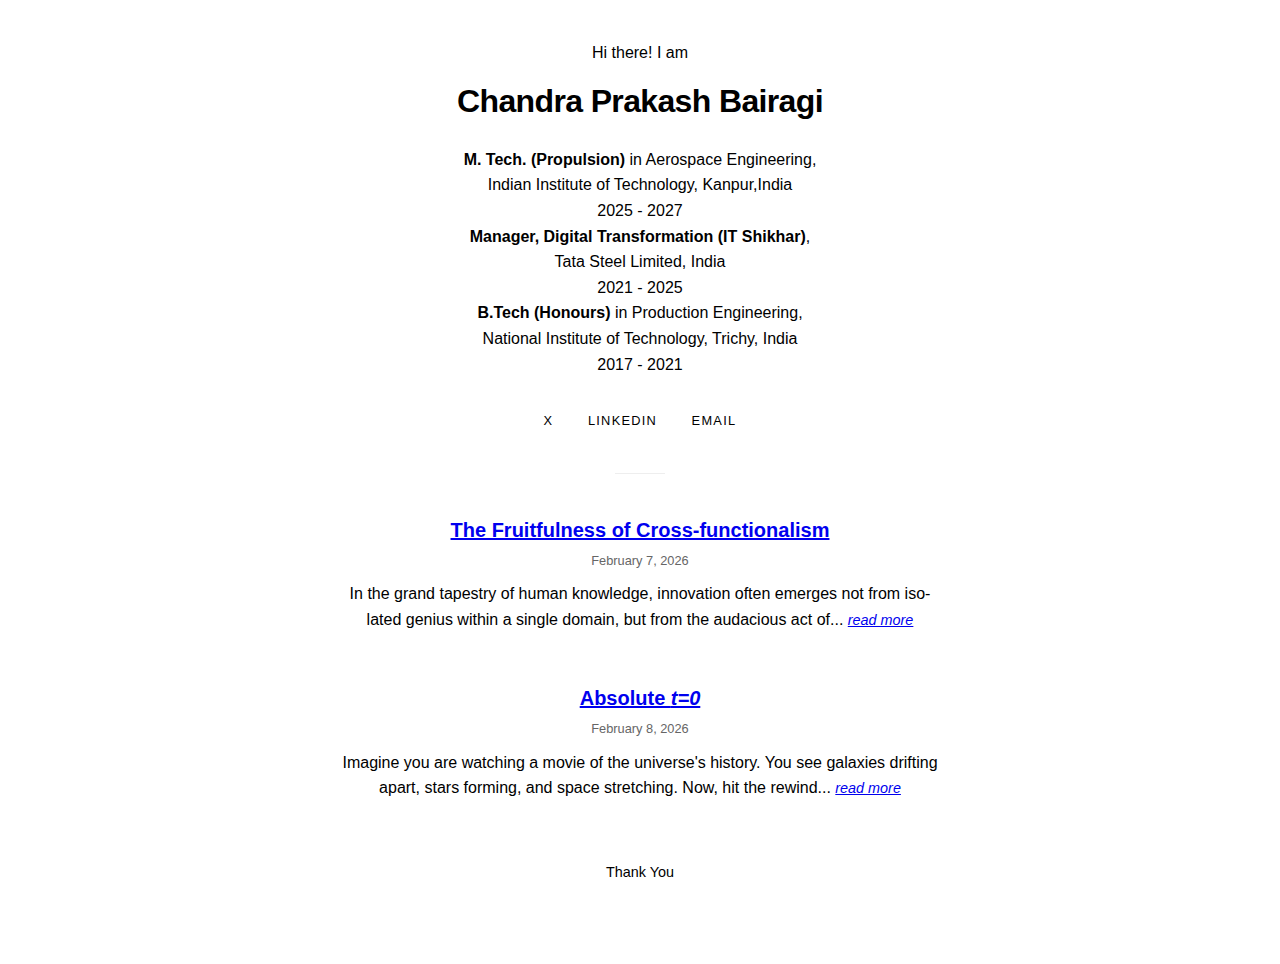
<file: index.html>
<!DOCTYPE html>
<html lang="en">
<head>
    <!-- Google tag (gtag.js) -->
    <script async src="https://www.googletagmanager.com/gtag/js?id=G-0K0T4MNDDX"></script>
    <script>
        window.dataLayer = window.dataLayer || [];
        function gtag(){dataLayer.push(arguments);}
        gtag('js', new Date());

        gtag('config', 'G-0K0T4MNDDX');
    </script>
    <meta charset="UTF-8">
    <meta name="viewport" content="width=device-width, initial-scale=1.0">
    <title>Chandra Prakash Bairagi</title>
    <link rel="stylesheet" href="style.css">
</head>
<body>

    <main class="container">
        <header class="intro">
            <p>Hi there! I am</p>
            <h1>Chandra Prakash Bairagi</h1>
            <div class="bio">
                <p><strong>M. Tech. (Propulsion)</strong> in Aerospace Engineering, <br> Indian Institute of Technology, Kanpur,India <br> 2025 - 2027</p>
                <p><strong>Manager, Digital Transformation (IT Shikhar)</strong>, <br>Tata Steel Limited, India <br> 2021 - 2025</p>
                <p><strong>B.Tech (Honours)</strong> in Production Engineering, <br>National Institute of Technology, Trichy, India <br> 2017 - 2021</p>
            </div>
        </header>

        <nav class="social-links">
            <a href="https://x.com/chndrprkshbrg">X</a>
            <a href="https://www.linkedin.com/in/chandraprakashbairagi/">LinkedIn</a>
            <a href="mailto:chandraprakash.nittrichy@gmail.com">Email</a>
        </nav>

        <hr>

        <section class="blog-feed">
            <article class="post">
                <h2><a href="The_Fruitfulness_of-Cross-functionalism.html">The Fruitfulness of Cross-functionalism</a></h2>
                <span class="date">February 7, 2026</span>
                <p>In the grand tapestry of human knowledge, innovation often emerges not from isolated genius within a single domain, but from the audacious act of... <a href="Blog_1.html" class="read-more">read more</a></p>
            </article>
            <article class="post">
                <h2><a href="Absolute_t_equal_to_zero.html">Absolute <i>t=0</i></a></h2>
                <span class="date">February 8, 2026</span>
                <p>Imagine you are watching a movie of the universe's history. You see galaxies drifting apart, stars forming, and space stretching. Now, hit the rewind... <a href="Absolute_t_equal_to_zero.html" class="read-more">read more</a></p>
            </article>

        </section>

        <footer>
            <p>Thank You</p>
        </footer>
    </main>

</body>

</html>
</file>
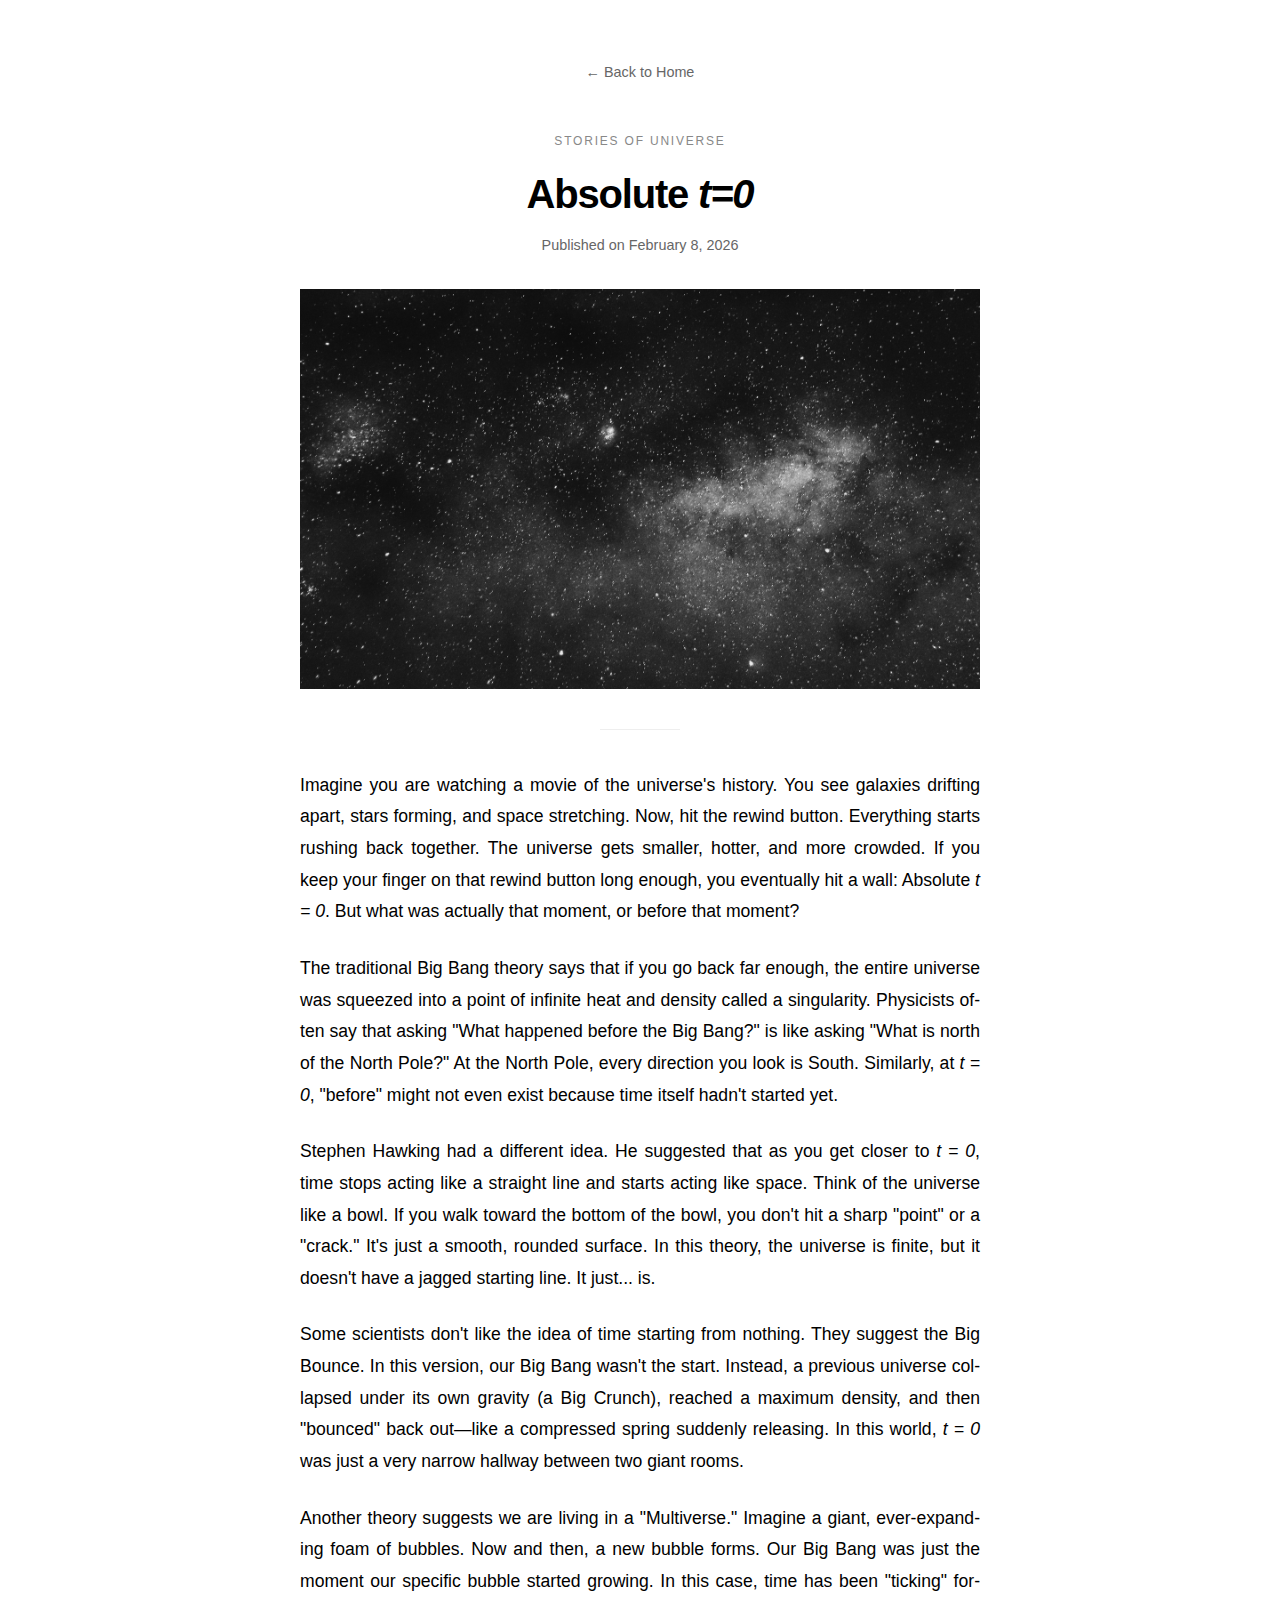
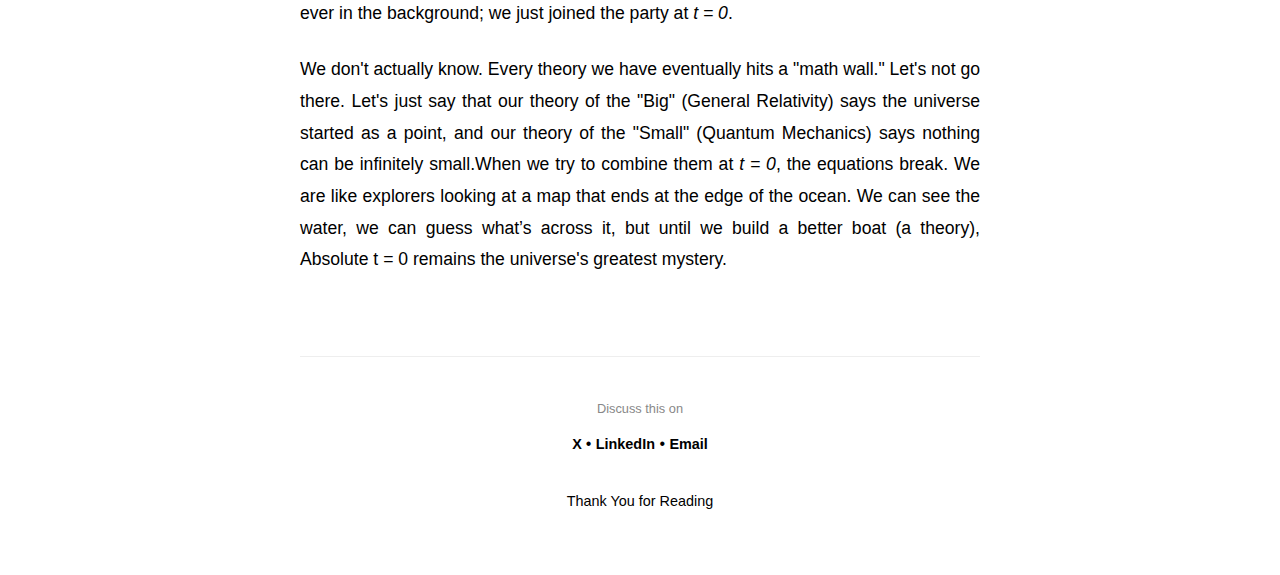
<file: Absolute_t_equal_to_zero.html>
<!DOCTYPE html>
<html lang="en">
<head>
    <!-- Google tag (gtag.js) -->
    <script async src="https://www.googletagmanager.com/gtag/js?id=G-0K0T4MNDDX"></script>
    <script>
        window.dataLayer = window.dataLayer || [];
        function gtag(){dataLayer.push(arguments);}
        gtag('js', new Date());

        gtag('config', 'G-0K0T4MNDDX');
    </script>
    <meta charset="UTF-8">
    <meta name="viewport" content="width=device-width, initial-scale=1.0">
    <title>Blog 02 | Chandra Prakash Bairagi</title>
    <link rel="stylesheet" href="blog-style.css">

</head>
<body>

    <nav class="nav-back">
        <a href="index.html">← Back to Home</a>
    </nav>

    <main class="container">
        <header class="post-header">
            <span class="category">Stories of Universe</span>
            <h1>Absolute <i>t=0</i></h1>
            <p class="date">Published on February 8, 2026</p>
            <div class="hero-image-container">
                <img src="Blog-2_Image.png" alt="Absolute t=0">
            </div>
        </header>

        <hr>

        <article class="content">
            <p>Imagine you are watching a movie of the universe's history. You see galaxies drifting apart, stars forming, and space stretching. Now, hit the rewind button. Everything starts rushing back together. The universe gets smaller, hotter, and more crowded. If you keep your finger on that rewind button long enough, you eventually hit a wall: Absolute <i>t = 0</i>. But what was actually that moment, or before that moment?</p>
            <p>The traditional Big Bang theory says that if you go back far enough, the entire universe was squeezed into a point of infinite heat and density called a singularity. Physicists often say that asking "What happened before the Big Bang?" is like asking "What is north of the North Pole?" At the North Pole, every direction you look is South. Similarly, at <i>t = 0</i>, "before" might not even exist because time itself hadn't started yet.</p>
            <p>Stephen Hawking had a different idea. He suggested that as you get closer to <i>t = 0</i>, time stops acting like a straight line and starts acting like space. Think of the universe like a bowl. If you walk toward the bottom of the bowl, you don't hit a sharp "point" or a "crack." It's just a smooth, rounded surface. In this theory, the universe is finite, but it doesn't have a jagged starting line. It just... is.</p>
            <p>Some scientists don't like the idea of time starting from nothing. They suggest the Big Bounce. In this version, our Big Bang wasn't the start. Instead, a previous universe collapsed under its own gravity (a Big Crunch), reached a maximum density, and then "bounced" back out—like a compressed spring suddenly releasing. In this world, <i>t = 0</i> was just a very narrow hallway between two giant rooms.</p>
            <p>Another theory suggests we are living in a "Multiverse." Imagine a giant, ever-expanding foam of bubbles. Now and then, a new bubble forms. Our Big Bang was just the moment our specific bubble started growing. In this case, time has been "ticking" forever in the background; we just joined the party at <i>t = 0</i>.</p>
            <p>We don't actually know. Every theory we have eventually hits a "math wall." Let's not go there. Let's just say that our theory of the "Big" (General Relativity) says the universe started as a point, and our theory of the "Small" (Quantum Mechanics) says nothing can be infinitely small.​When we try to combine them at <i>t = 0</i>, the equations break. We are like explorers looking at a map that ends at the edge of the ocean. We can see the water, we can guess what’s across it, but until we build a better boat (a theory), Absolute t = 0 remains the universe's greatest mystery.</p>
            
        </article>

        <footer class="post-footer">
            <div class="share">
                <p>Discuss this on</p>
                <a href="https://x.com/chndrprkshbrg">X </a> • <a href="https://www.linkedin.com/in/chandraprakashbairagi/">LinkedIn</a> • <a href="mailto:chandraprakash.nittrichy@gmail.com">Email</a>
            </div>
            <p class="thanks">Thank You for Reading</p>
        </footer>
    </main>

</body>
</html>
</file>
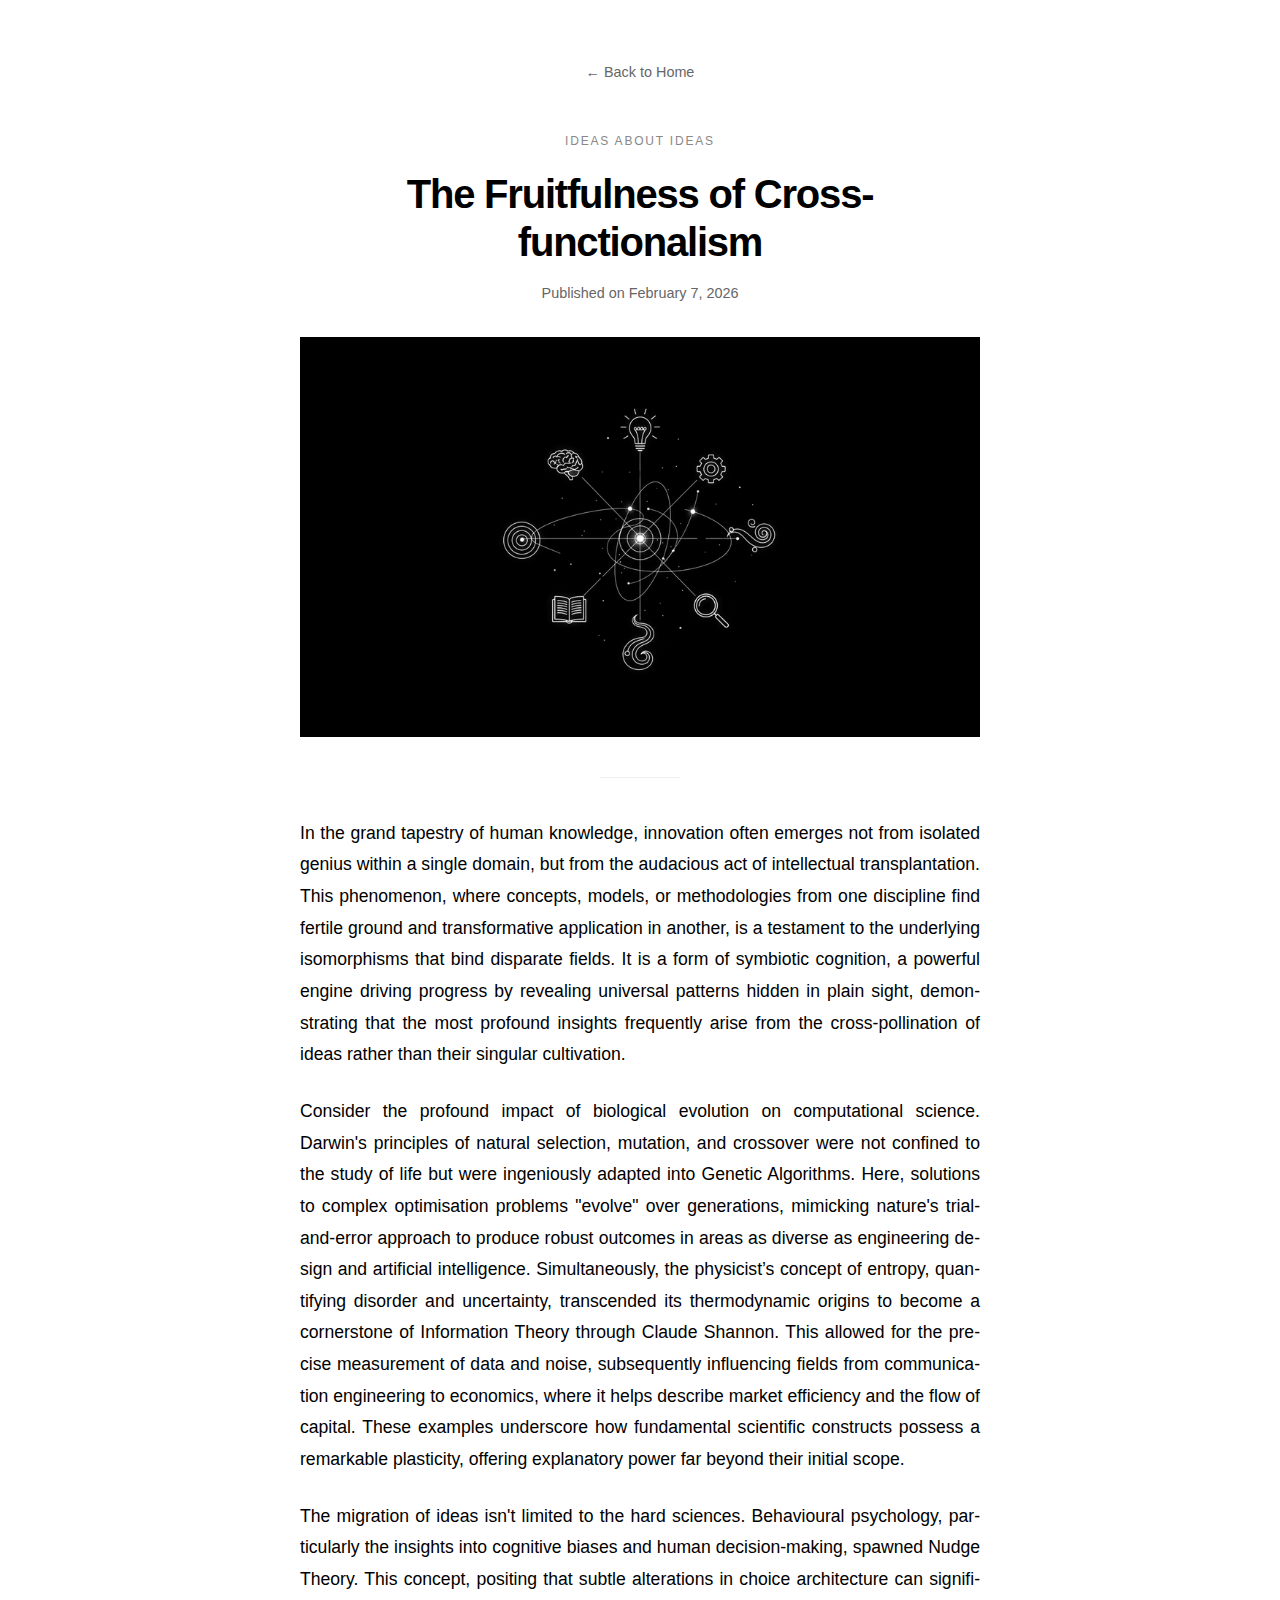
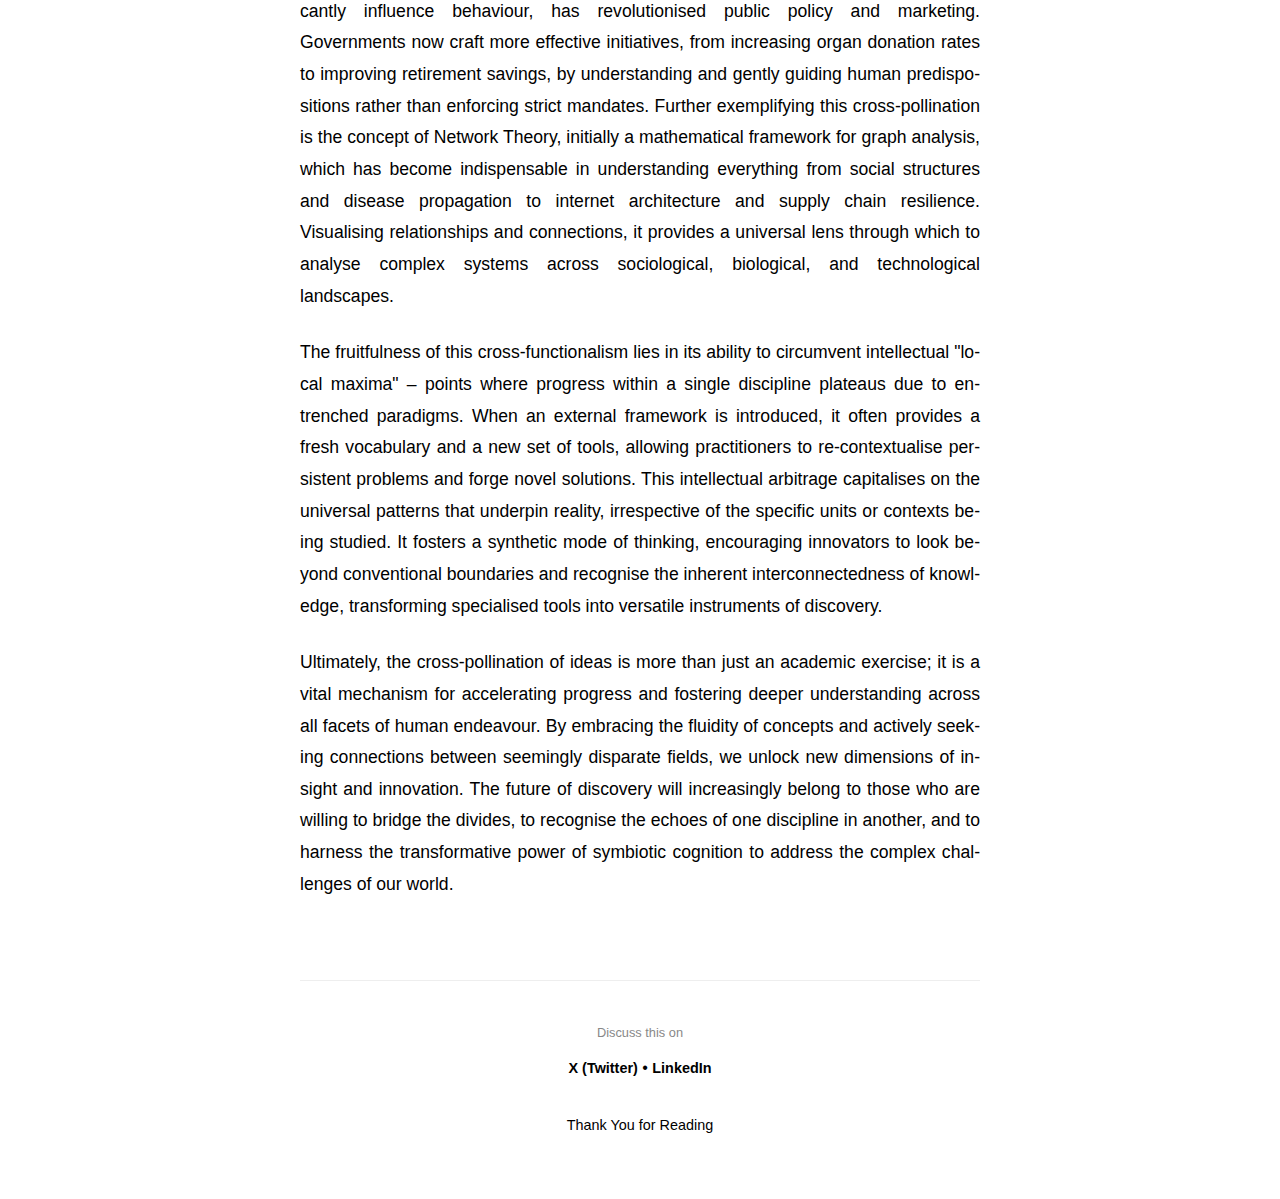
<file: Blog_1.html>
<!DOCTYPE html>
<html lang="en">
<head>
    <meta charset="UTF-8">
    <meta name="viewport" content="width=device-width, initial-scale=1.0">
    <title>Blog | Chandra Prakash Bairagi</title>
    <link rel="stylesheet" href="blog-style.css">

</head>
<body>

    <nav class="nav-back">
        <a href="index.html">← Back to Home</a>
    </nav>

    <main class="container">
        <header class="post-header">
            <span class="category">Ideas about ideas</span>
            <h1>The Fruitfulness of Cross-functionalism</h1>
            <p class="date">Published on February 7, 2026</p>
            <div class="hero-image-container">
                <img src="blog1_image.png" alt="The Fruitfulness of Cross-functionalism">
            </div>
        </header>

        <hr>

        <article class="content">
            <p>In the grand tapestry of human knowledge, innovation often emerges not from isolated genius within a single domain, but from the audacious act of intellectual transplantation. This phenomenon, where concepts, models, or methodologies from one discipline find fertile ground and transformative application in another, is a testament to the underlying isomorphisms that bind disparate fields. It is a form of symbiotic cognition, a powerful engine driving progress by revealing universal patterns hidden in plain sight, demonstrating that the most profound insights frequently arise from the cross-pollination of ideas rather than their singular cultivation.</p>
            <p>Consider the profound impact of biological evolution on computational science. Darwin's principles of natural selection, mutation, and crossover were not confined to the study of life but were ingeniously adapted into Genetic Algorithms. Here, solutions to complex optimisation problems "evolve" over generations, mimicking nature's trial-and-error approach to produce robust outcomes in areas as diverse as engineering design and artificial intelligence. Simultaneously, the physicist’s concept of entropy, quantifying disorder and uncertainty, transcended its thermodynamic origins to become a cornerstone of Information Theory through Claude Shannon. This allowed for the precise measurement of data and noise, subsequently influencing fields from communication engineering to economics, where it helps describe market efficiency and the flow of capital. These examples underscore how fundamental scientific constructs possess a remarkable plasticity, offering explanatory power far beyond their initial scope.</p>
            <p>The migration of ideas isn't limited to the hard sciences. Behavioural psychology, particularly the insights into cognitive biases and human decision-making, spawned Nudge Theory. This concept, positing that subtle alterations in choice architecture can significantly influence behaviour, has revolutionised public policy and marketing. Governments now craft more effective initiatives, from increasing organ donation rates to improving retirement savings, by understanding and gently guiding human predispositions rather than enforcing strict mandates. Further exemplifying this cross-pollination is the concept of Network Theory, initially a mathematical framework for graph analysis, which has become indispensable in understanding everything from social structures and disease propagation to internet architecture and supply chain resilience. Visualising relationships and connections, it provides a universal lens through which to analyse complex systems across sociological, biological, and technological landscapes.</p>
            <p>The fruitfulness of this cross-functionalism lies in its ability to circumvent intellectual "local maxima" – points where progress within a single discipline plateaus due to entrenched paradigms. When an external framework is introduced, it often provides a fresh vocabulary and a new set of tools, allowing practitioners to re-contextualise persistent problems and forge novel solutions. This intellectual arbitrage capitalises on the universal patterns that underpin reality, irrespective of the specific units or contexts being studied. It fosters a synthetic mode of thinking, encouraging innovators to look beyond conventional boundaries and recognise the inherent interconnectedness of knowledge, transforming specialised tools into versatile instruments of discovery.</p>
            <p>Ultimately, the cross-pollination of ideas is more than just an academic exercise; it is a vital mechanism for accelerating progress and fostering deeper understanding across all facets of human endeavour. By embracing the fluidity of concepts and actively seeking connections between seemingly disparate fields, we unlock new dimensions of insight and innovation. The future of discovery will increasingly belong to those who are willing to bridge the divides, to recognise the echoes of one discipline in another, and to harness the transformative power of symbiotic cognition to address the complex challenges of our world.</p>
        </article>

        <footer class="post-footer">
            <div class="share">
                <p>Discuss this on</p>
                <a href="#">X (Twitter)</a> • <a href="#">LinkedIn</a>
            </div>
            <p class="thanks">Thank You for Reading</p>
        </footer>
    </main>

</body>
</html>
</file>
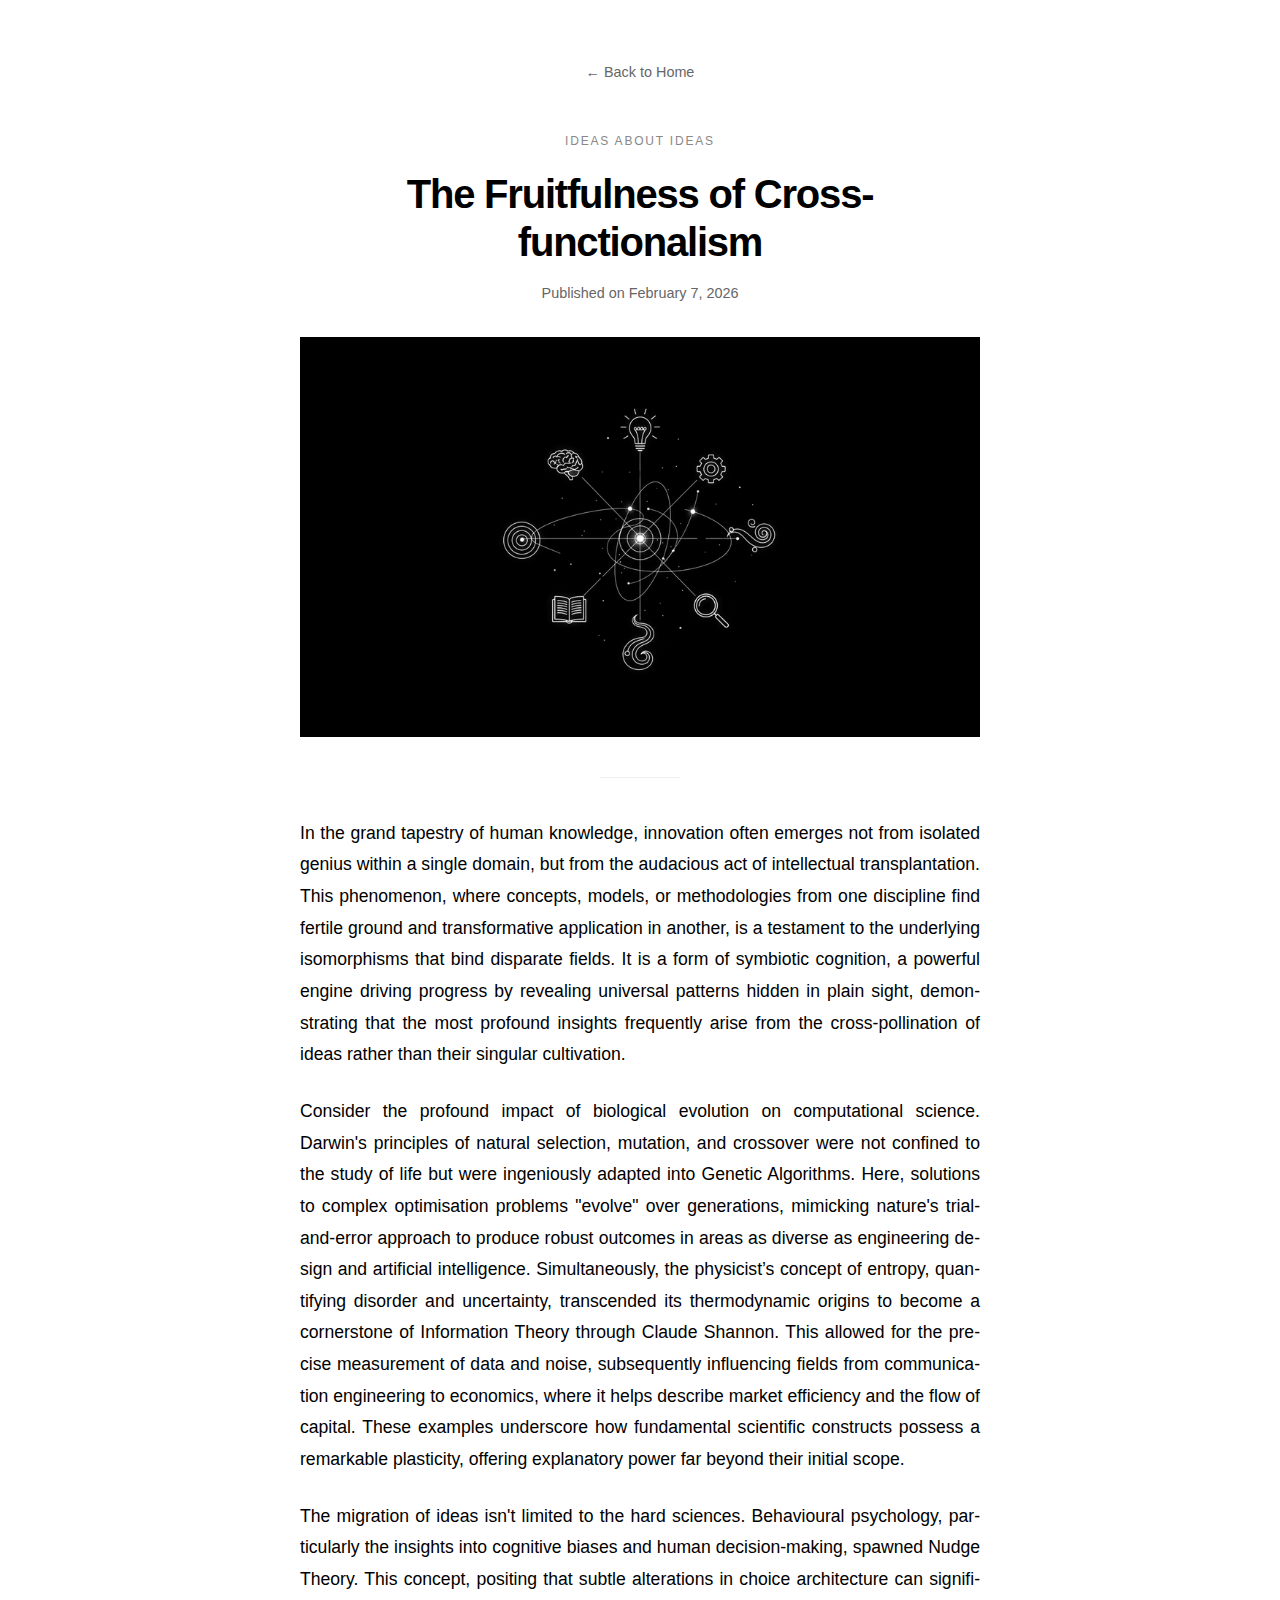
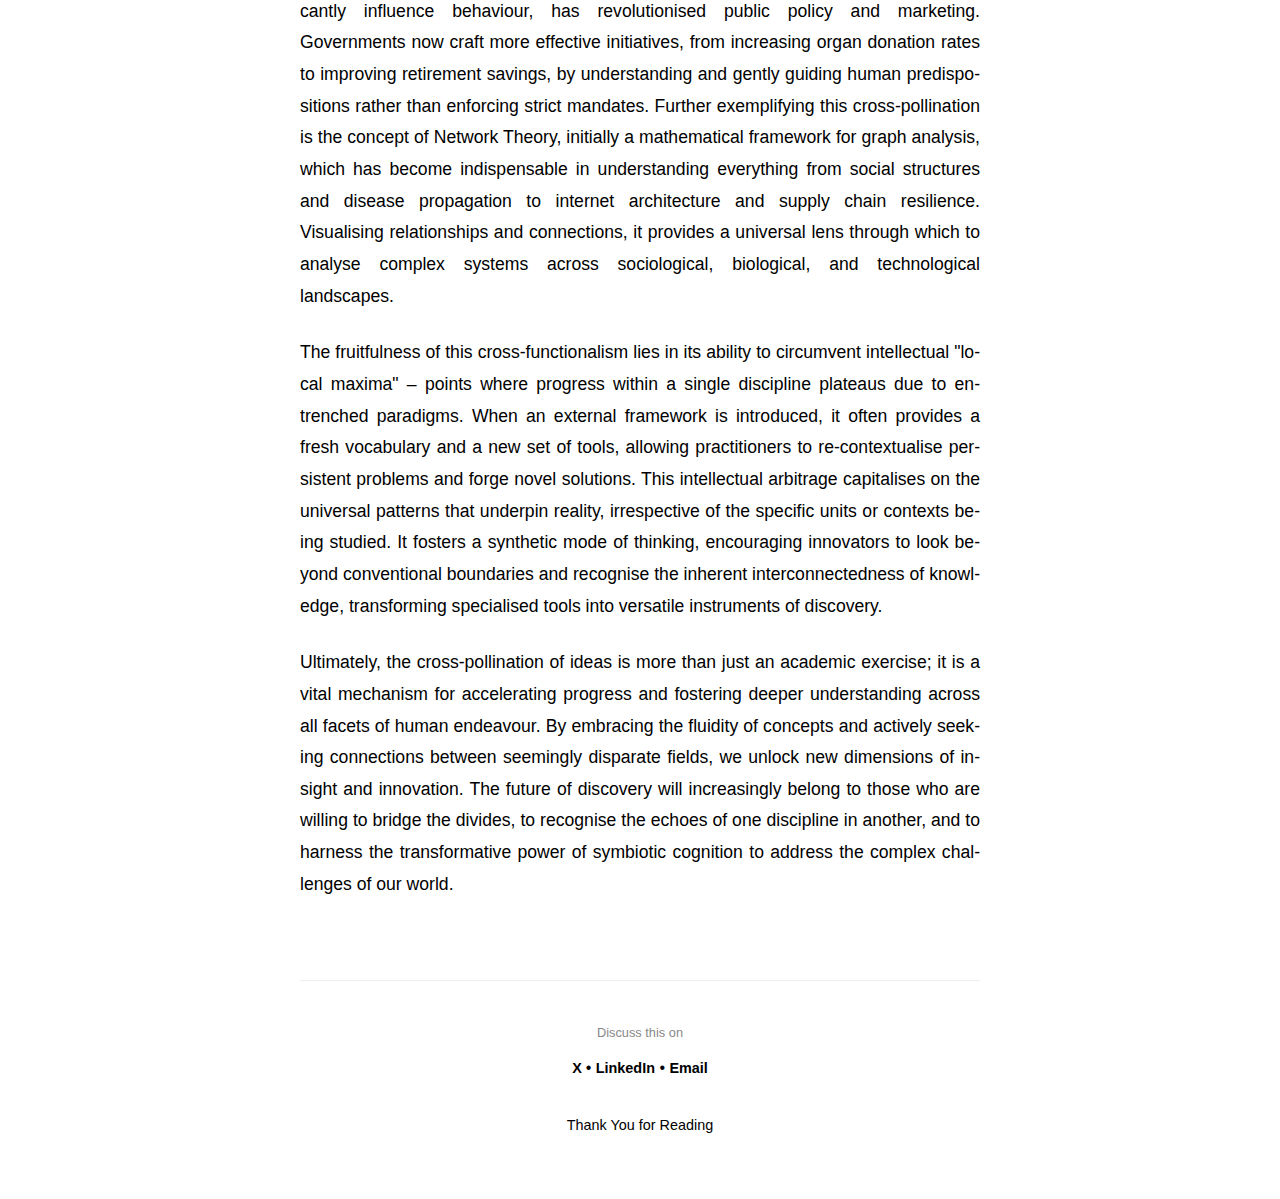
<file: The_Fruitfulness_of-Cross-functionalism.html>
<!DOCTYPE html>
<html lang="en">
<head>
    <!-- Google tag (gtag.js) -->
    <script async src="https://www.googletagmanager.com/gtag/js?id=G-0K0T4MNDDX"></script>
    <script>
        window.dataLayer = window.dataLayer || [];
        function gtag(){dataLayer.push(arguments);}
        gtag('js', new Date());

        gtag('config', 'G-0K0T4MNDDX');
    </script>
    <meta charset="UTF-8">
    <meta name="viewport" content="width=device-width, initial-scale=1.0">
    <title>Blog 01 | Chandra Prakash Bairagi</title>
    <link rel="stylesheet" href="blog-style.css">

</head>
<body>

    <nav class="nav-back">
        <a href="index.html">← Back to Home</a>
    </nav>

    <main class="container">
        <header class="post-header">
            <span class="category">Ideas about ideas</span>
            <h1>The Fruitfulness of Cross-functionalism</h1>
            <p class="date">Published on February 7, 2026</p>
            <div class="hero-image-container">
                <img src="blog1_image.png" alt="The Fruitfulness of Cross-functionalism">
            </div>
        </header>

        <hr>

        <article class="content">
            <p>In the grand tapestry of human knowledge, innovation often emerges not from isolated genius within a single domain, but from the audacious act of intellectual transplantation. This phenomenon, where concepts, models, or methodologies from one discipline find fertile ground and transformative application in another, is a testament to the underlying isomorphisms that bind disparate fields. It is a form of symbiotic cognition, a powerful engine driving progress by revealing universal patterns hidden in plain sight, demonstrating that the most profound insights frequently arise from the cross-pollination of ideas rather than their singular cultivation.</p>
            <p>Consider the profound impact of biological evolution on computational science. Darwin's principles of natural selection, mutation, and crossover were not confined to the study of life but were ingeniously adapted into Genetic Algorithms. Here, solutions to complex optimisation problems "evolve" over generations, mimicking nature's trial-and-error approach to produce robust outcomes in areas as diverse as engineering design and artificial intelligence. Simultaneously, the physicist’s concept of entropy, quantifying disorder and uncertainty, transcended its thermodynamic origins to become a cornerstone of Information Theory through Claude Shannon. This allowed for the precise measurement of data and noise, subsequently influencing fields from communication engineering to economics, where it helps describe market efficiency and the flow of capital. These examples underscore how fundamental scientific constructs possess a remarkable plasticity, offering explanatory power far beyond their initial scope.</p>
            <p>The migration of ideas isn't limited to the hard sciences. Behavioural psychology, particularly the insights into cognitive biases and human decision-making, spawned Nudge Theory. This concept, positing that subtle alterations in choice architecture can significantly influence behaviour, has revolutionised public policy and marketing. Governments now craft more effective initiatives, from increasing organ donation rates to improving retirement savings, by understanding and gently guiding human predispositions rather than enforcing strict mandates. Further exemplifying this cross-pollination is the concept of Network Theory, initially a mathematical framework for graph analysis, which has become indispensable in understanding everything from social structures and disease propagation to internet architecture and supply chain resilience. Visualising relationships and connections, it provides a universal lens through which to analyse complex systems across sociological, biological, and technological landscapes.</p>
            <p>The fruitfulness of this cross-functionalism lies in its ability to circumvent intellectual "local maxima" – points where progress within a single discipline plateaus due to entrenched paradigms. When an external framework is introduced, it often provides a fresh vocabulary and a new set of tools, allowing practitioners to re-contextualise persistent problems and forge novel solutions. This intellectual arbitrage capitalises on the universal patterns that underpin reality, irrespective of the specific units or contexts being studied. It fosters a synthetic mode of thinking, encouraging innovators to look beyond conventional boundaries and recognise the inherent interconnectedness of knowledge, transforming specialised tools into versatile instruments of discovery.</p>
            <p>Ultimately, the cross-pollination of ideas is more than just an academic exercise; it is a vital mechanism for accelerating progress and fostering deeper understanding across all facets of human endeavour. By embracing the fluidity of concepts and actively seeking connections between seemingly disparate fields, we unlock new dimensions of insight and innovation. The future of discovery will increasingly belong to those who are willing to bridge the divides, to recognise the echoes of one discipline in another, and to harness the transformative power of symbiotic cognition to address the complex challenges of our world.</p>
        </article>

        <footer class="post-footer">
            <div class="share">
                <p>Discuss this on</p>
                <a href="https://x.com/chndrprkshbrg">X </a> • <a href="https://www.linkedin.com/in/chandraprakashbairagi/">LinkedIn</a> • <a href="mailto:chandraprakash.nittrichy@gmail.com">Email</a>
            </div>
            <p class="thanks">Thank You for Reading</p>
        </footer>
    </main>

</body>
</html>
</file>
<file: style.css>
/* Minimalist Reset */
* {
    margin: 0;
    padding: 0;
    box-sizing: border-box;
}

body {
    background-color: #ffffff;
    color: #000000;
    font-family: -apple-system, BlinkMacSystemFont, "Segoe UI", Roboto, Helvetica, Arial, sans-serif;
    line-height: 1.6;
    display: flex;
    justify-content: center;
    padding: 40px 20px;
}

.container {
    max-width: 600px;
    width: 100%;
    /* Centers the container itself */
    margin: 0 auto; 
}

/* Header & Intro */
.intro {
    text-align: center; /* Keeps 'Hi there' and Name centered */
    margin-bottom: 30px;
}

h1 {
    font-size: 2rem;
    margin: 10px 0 20px;
    letter-spacing: -0.02em;
}

/* Justified Content Blocks */
.bio, .post p {
    text-align: center;
    text-justify: inter-word;
    hyphens: auto; 
    margin-bottom: 15px;
}

/* Social Links - remains centered for balance */
.social-links {
    text-align: center;
    margin: 30px 0;
}

.social-links a {
    margin: 0 15px;
    font-weight: 500;
    text-transform: uppercase;
    font-size: 0.8rem;
    letter-spacing: 0.1em;
    text-decoration: none;
    color: #000;
}

hr {
    border: 0;
    border-top: 1px solid #eeeeee;
    margin: 40px auto;
    width: 50px;
}

/* Blog Titles and Dates remain centered for a clear anchor */
.post {
    margin-bottom: 50px;
}

.post h2, .date {
    text-align: center;
}

.post h2 {
    font-size: 1.25rem;
    margin-bottom: 5px;
}

.date {
    display: block;
    font-size: 0.8rem;
    color: #666666;
    margin-bottom: 10px;
}

.read-more {
    font-style: italic;
    font-size: 0.9rem;
    text-decoration: underline;
}

footer {
    text-align: center;
    margin-top: 60px;
    font-size: 0.9rem;
    padding-bottom: 40px;
}
</file>
<file: blog-style.css>
/* Minimalist Reset */
* {
    margin: 0;
    padding: 0;
    box-sizing: border-box;
}

body {
    background-color: #ffffff;
    color: #000000;
    font-family: -apple-system, BlinkMacSystemFont, "Segoe UI", Roboto, Helvetica, Arial, sans-serif;
    line-height: 1.8;
    display: flex;
    flex-direction: column;
    align-items: center;
    padding: 60px 20px;
}

.container {
    max-width: 680px; /* Slightly wider for reading comfort */
    width: 100%;
}

/* Navigation */
.nav-back {
    margin-bottom: 40px;
    font-size: 0.9rem;
}

.nav-back a {
    text-decoration: none;
    color: #666;
    transition: color 0.2s;
}

.nav-back a:hover {
    color: #000;
}

/* Header Section */
.post-header {
    text-align: center;
    margin-bottom: 40px;
}

.category {
    text-transform: uppercase;
    font-size: 0.75rem;
    letter-spacing: 0.15em;
    color: #888;
}

h1 {
    font-size: 2.5rem;
    line-height: 1.2;
    margin: 15px 0;
    letter-spacing: -0.03em;
}

.date {
    font-size: 0.9rem;
    color: #666;
}

hr {
    border: 0;
    border-top: 1px solid #eee;
    margin: 40px auto;
    width: 80px;
}

/* Hero Image Styling */
.hero-image-container {
    margin: 30px auto 0;
    max-width: 1000px; /* Limits width to your specification */
    width: 100%;
    overflow: hidden;
    background-color: #f0f0f0; /* Light placeholder before load */
}

.hero-image-container img {
    width: 100%;
    height: 400px; /* Fixed height for desktop to maintain 5:2 */
    object-fit: cover; /* Ensures the image fills the space without stretching */
    display: block;
    /* Keeps the monochrome theme if you use a color image */
    filter: grayscale(100%); 
    transition: filter 0.5s ease;
}

.hero-image-container img:hover {
    filter: grayscale(0%); /* Subtle interaction: reveals color on hover */
}

/* Mobile Responsiveness for Image */
@media (max-width: 768px) {
    .hero-image-container img {
        height: auto; /* Allow height to scale naturally on mobile */
        aspect-ratio: 5 / 2; /* Maintain the ratio regardless of screen size */
    }
}

/* Justified Content */
.content p {
    text-align: justify;
    text-justify: inter-word;
    margin-bottom: 25px;
    font-size: 1.1rem;
    hyphens: auto;
}

/* Blockquote Style */
blockquote {
    margin: 40px 0;
    padding: 0 20px;
    border-left: 3px solid #000;
    font-style: italic;
    font-size: 1.2rem;
    text-align: left; /* Quotes look better left-aligned */
}

/* Footer Section */
.post-footer {
    text-align: center;
    margin-top: 80px;
    padding-top: 40px;
    border-top: 1px solid #eee;
}

.share {
    margin-bottom: 30px;
}

.share p {
    font-size: 0.8rem;
    color: #888;
    margin-bottom: 10px;
}

.share a {
    color: #000;
    text-decoration: none;
    font-weight: 600;
    font-size: 0.9rem;
}

.thanks {
    font-size: 0.9rem;
    font-weight: 500;
}

/* Mobile Adjustments */
@media (max-width: 480px) {
    h1 {
        font-size: 1.8rem;
    }
    
    .content p {
        font-size: 1rem;
    }
}
</file>
